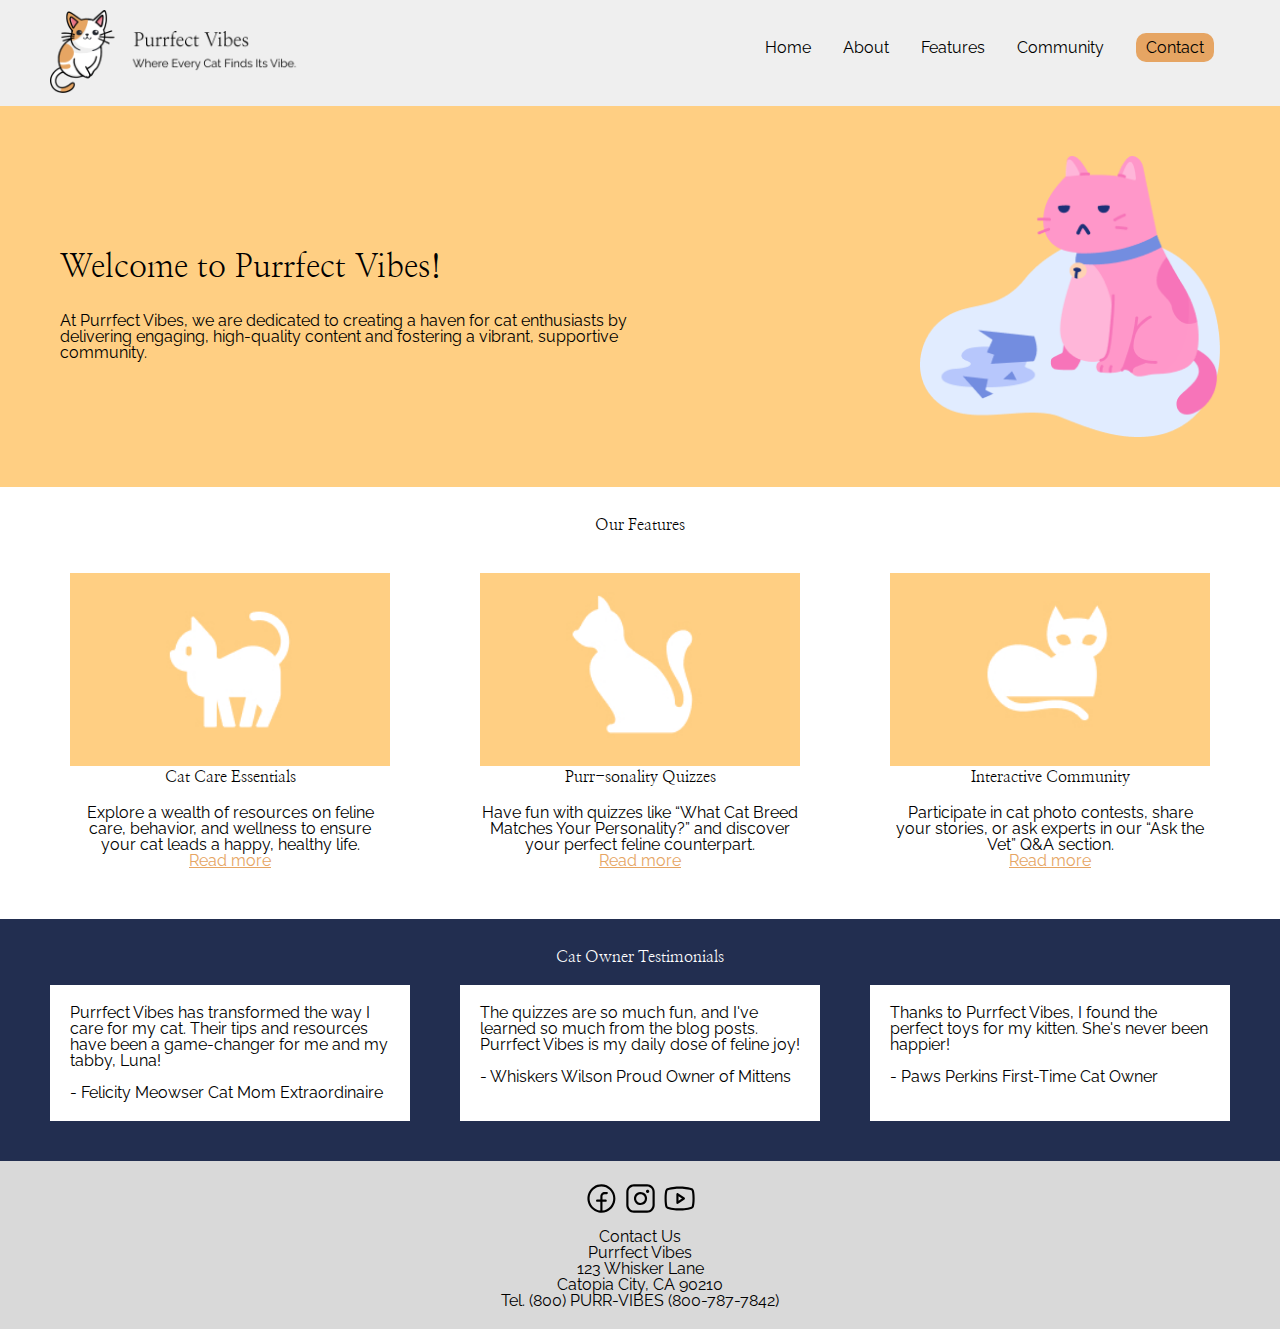
<file: beginning/index.html>
<!DOCTYPE html>
<html lang="en">
<head>
    <meta charset="utf-8">
    <meta name="viewport" content="width=device-width, initial-scale=1.0">
    <link rel="apple-touch-icon" sizes="180x180" href="images/favicons/apple-touch-icon.png">
    <link rel="icon" type="image/png" sizes="32x32" href="images/favicons/favicon-32x32.png">
    <link rel="icon" type="image/png" sizes="16x16" href="images/favicons/favicon-16x16.png">
    <link rel="manifest" href="images/favicons/site.webmanifest">
    <title>Welcome to Purrfect Vibes!</title>
    <link rel="stylesheet" href="css/reset.css">
    <link rel="stylesheet" href="css/styles.css">
    <link rel="preconnect" href="https://fonts.googleapis.com">
    <link rel="preconnect" href="https://fonts.gstatic.com" crossorigin>
    <link href="https://fonts.googleapis.com/css2?family=Raleway:ital,wght@0,100..900;1,100..900&display=swap" rel="stylesheet">
    <link href="https://fonts.googleapis.com/css2?family=Nanum+Myeongjo&family=Raleway:ital,wght@0,100..900;1,100..900&display=swap" rel="stylesheet">
</head>
<body>
    <header>
        <div class="container">
            <a href="index.html"><img src="images/logo.png" alt="logo"></a>
            <input type="checkbox" class="navToggler" id="navToggler">
            <nav>
                <ul>
                    <li><a href="index.html">Home</a></li>
                    <li><a href="about.html">About</a></li>
                    <li><a href="features.html">Features</a>
                        <ul class="sub-menu">
                            <li><a href="features.html#cat-care">Cat Care</a></li>
                            <li><a href="features.html#quizzes">Quizzes</a></li>
                            <li><a href="features.html#community">Community</a></li>
                        </ul>
                    </li>
                    <li><a href="community.html">Community</a></li>
                    <li><a href="contact.html" class="button">Contact</a></li>
                </ul>
            </nav>
            <label for="navToggler" class="navTogglerMenu" name="navToggler">
                <img src="images/menu.svg" class="menuOpen" alt="menu">
                <img src="images/x.svg" class="menuClose" alt="close">
            </label>
        </div>
    </header>
    <section class="hero">
        <div class="container">
            <div class="hero-text">
                <h1>Welcome to Purrfect Vibes!</h1>
                <p>At Purrfect Vibes, we are dedicated to creating a haven for cat enthusiasts by delivering engaging, high-quality content and fostering a vibrant, supportive community.</p>
            </div>
            <img src="images/hero-cat.png" alt="">
        </div>
    </section>
    <section class="features container">
        <h2>Our Features</h2>
        <div class="feature-container">
            <div class="feature-block">
                <img src="images/cat-care.jpg" alt="cat care">
                <h3>Cat Care Essentials</h3>
                <p>Explore a wealth of resources on feline care, behavior, and wellness to ensure your cat leads a happy, healthy life.</p>
                <a href="#">Read more</a>
            </div>
            <div class="feature-block">
                <img src="images/cat-quizzes.jpg" alt="cat quizzes">
                <h3>Purr-sonality Quizzes</h3>
                <p>Have fun with quizzes like “What Cat Breed Matches Your Personality?” and discover your perfect feline counterpart.</p>
                <a href="#">Read more</a>
            </div>
            <div class="feature-block">
                <img src="images/cat-community.jpg" alt="cat community">
                <h3>Interactive Community</h3>
                <p>Participate in cat photo contests, share your stories, or ask experts in our “Ask the Vet” Q&A section.</p>
                <a href="#">Read more</a>
            </div>
        </div>
    </section>
    <section class="testimonials">
        <div class="container">
            <h2>Cat Owner Testimonials</h2>
            <div class="testimonial-container">
                <div class="testimonial-block">
                    Purrfect Vibes has transformed the way I care for my cat. Their tips and resources have been a game-changer for me and my tabby, Luna!<br><br>
                    <strong>- Felicity Meowser</strong>
                    Cat Mom Extraordinaire
                </div>
                <div class="testimonial-block">
                    The quizzes are so much fun, and I've learned so much from the blog posts. Purrfect Vibes is my daily dose of feline joy!<br><br>
                    <strong>- Whiskers Wilson</strong>
                    Proud Owner of Mittens
                </div>
                <div class="testimonial-block">
                    Thanks to Purrfect Vibes, I found the perfect toys for my kitten. She's never been happier!<br><br>
                    <strong>- Paws Perkins</strong>
                    First-Time Cat Owner
                </div>
            </div>
        </div>
    </section>
    <footer>
        <div>
            <a href="#"><img src="images/facebook.svg" alt="Facebook"></a>
            <a href="#"><img src="images/instagram.svg" alt="Instagram"></a>
            <a href="#"><img src="images/youtube.svg" alt="Youtube"></a>
        </div>
        <p>
            Contact Us<br>
            Purrfect Vibes<br>
            123 Whisker Lane<br>
            Catopia City, CA 90210<br>
            Tel. (800) PURR-VIBES (800-787-7842)<br>
        </p>
    </footer>
</body>
</html>
</file>
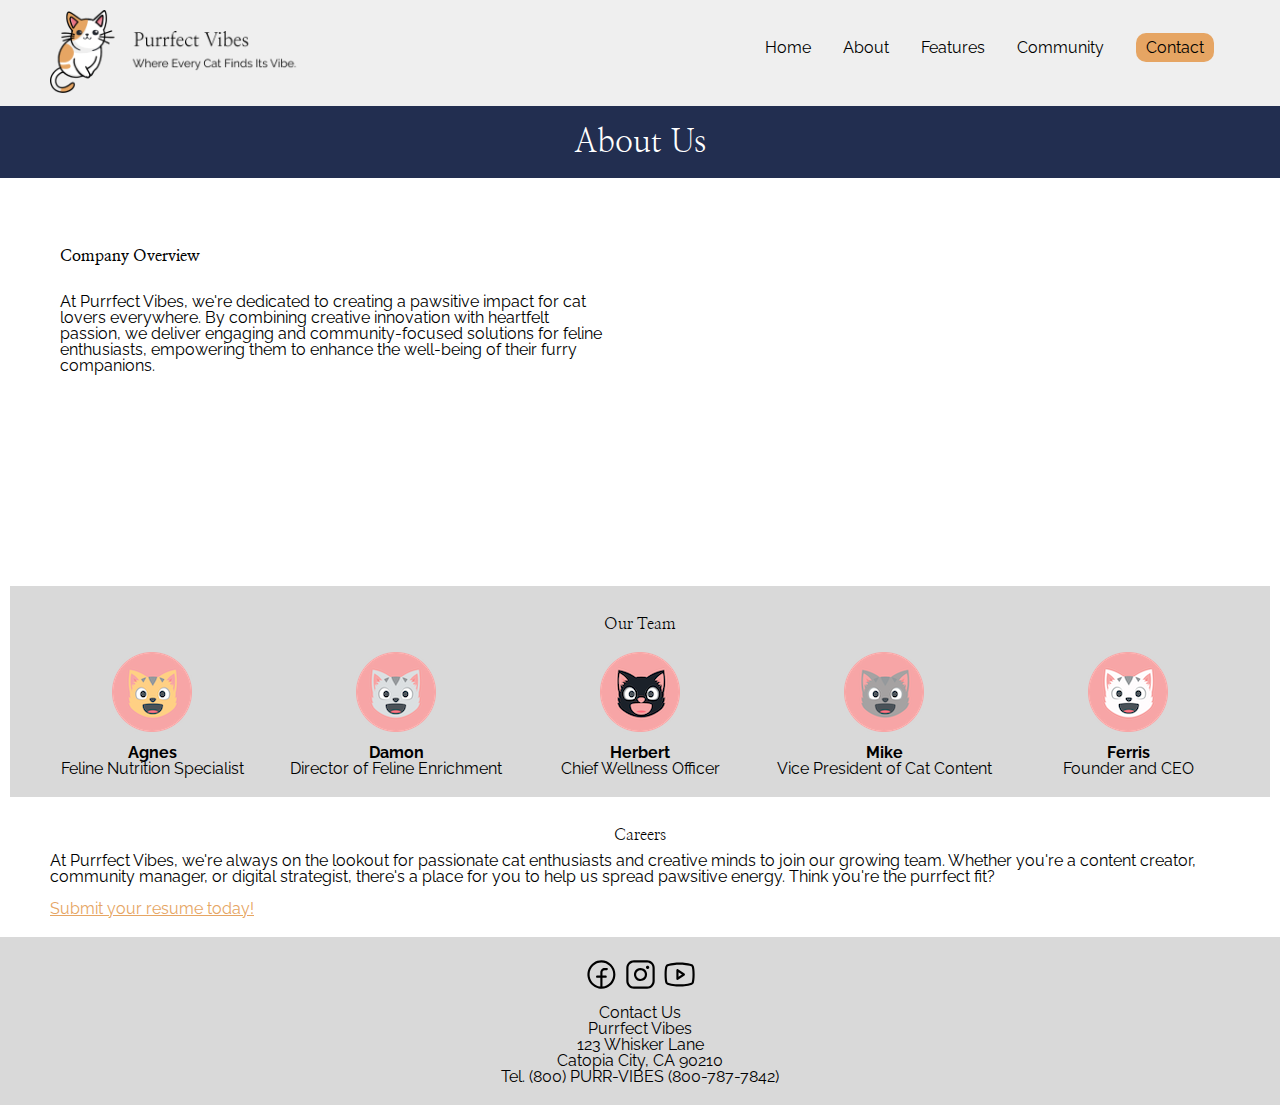
<file: beginning/about.html>
<!DOCTYPE html>
<html lang="en">
<head>
    <meta charset="utf-8">
    <meta name="viewport" content="width=device-width, initial-scale=1.0">
    <link rel="apple-touch-icon" sizes="180x180" href="images/favicons/apple-touch-icon.png">
    <link rel="icon" type="image/png" sizes="32x32" href="images/favicons/favicon-32x32.png">
    <link rel="icon" type="image/png" sizes="16x16" href="images/favicons/favicon-16x16.png">
    <link rel="manifest" href="images/favicons/site.webmanifest">
    <title>About Purrfect Vibes</title>
    <link rel="stylesheet" href="css/reset.css">
    <link rel="stylesheet" href="css/styles.css">
    <link rel="preconnect" href="https://fonts.googleapis.com">
    <link rel="preconnect" href="https://fonts.gstatic.com" crossorigin>
    <link href="https://fonts.googleapis.com/css2?family=Raleway:ital,wght@0,100..900;1,100..900&display=swap" rel="stylesheet">
    <link href="https://fonts.googleapis.com/css2?family=Nanum+Myeongjo&family=Raleway:ital,wght@0,100..900;1,100..900&display=swap" rel="stylesheet">
    <link rel="stylesheet" href="https://cdnjs.cloudflare.com/ajax/libs/font-awesome/6.5.1/css/all.min.css">
</head>
<body>
    <header>
        <div class="container">
            <a href="index.html"><img src="images/logo.png" alt="logo"></a>
            <input type="checkbox" class="navToggler" id="navToggler">
            <nav>
                <ul>
                    <li><a href="index.html">Home</a></li>
                    <li><a href="about.html">About</a></li>
                    <li><a href="features.html">Features</a>
                        <ul class="sub-menu">
                            <li><a href="features.html#cat-care">Cat Care</a></li>
                            <li><a href="features.html#quizzes">Quizzes</a></li>
                            <li><a href="features.html#community">Community</a></li>
                        </ul>
                    </li>
                    <li><a href="community.html">Community</a></li>
                    <li><a href="contact.html" class="button">Contact</a></li>
                </ul>
            </nav>
            <label for="navToggler" class="navTogglerMenu" name="navToggler">
                <img src="images/menu.svg" class="menuOpen" alt="menu">
                <img src="images/x.svg" class="menuClose" alt="close">
            </label>
        </div>
        <div>
            <h1>About Us</h1>
        </div>
    </header>
    <section class="container about">
        <div class="about-overview">
            <div class="about-text">
                <h2>Company Overview</h2>
                <p>At Purrfect Vibes, we're dedicated to creating a pawsitive impact for cat lovers everywhere. By combining creative innovation with heartfelt passion, we deliver engaging and community-focused solutions for feline enthusiasts, empowering them to enhance the well-being of their furry companions.</p>
            </div>
            <div class="about-video">
                <div class="video-wrapper">
                    <iframe width="560" height="315" src="https://www.youtube.com/embed/sI8NsYIyQ2A?si=o_SFaknaWNWm3jPM" title="YouTube video player" frameborder="0" allow="accelerometer; autoplay; clipboard-write; encrypted-media; gyroscope; picture-in-picture; web-share" referrerpolicy="strict-origin-when-cross-origin" allowfullscreen></iframe>
                </div>
            </div>
        </div>
        <section class="team container">
            <h2>Our Team</h2>
            <div class="team-container">
                <div class="team-block">
                    <a href="#agnes-modal">
                    <img src="images/head-agnes.png" alt="Agnes">
                    <p><strong>Agnes</strong><br>
                        <em>Feline Nutrition Specialist</em></p>
                    </a>
                </div>
                <div class="team-block">
                    <a href="#damon-modal">
                        <img src="images/head-damon.png" alt="Damon">
                        <p><strong>Damon</strong><br>
                            <em>Director of Feline Enrichment</em></p>
                    </a>
                </div>
                <div class="team-block">
                    <a href="#herbert-modal">
                        <img src="images/head-herbert.png" alt="Herbert">
                        <p><strong>Herbert</strong><br>
                            <em>Chief Wellness Officer</em></p>
                    </a>
                </div>
                <div class="team-block">
                    <a href="#mike-modal">
                        <img src="images/head-mike.png" alt="Mike">
                        <p><strong>Mike</strong><br>
                            <em>Vice President of Cat Content</em></p>
                    </a>
                </div>
                <div class="team-block">
                    <a href="#ferris-modal">
                        <img src="images/head-ferris.png" alt="Ferris">
                        <p><strong>Ferris</strong><br>
                            <em>Founder and CEO</em></p>
                    </a>
                </div>
            </div>
            <div>
                <div id="agnes-modal" class="modal">
                    <div class="modal-content">
                        <h3>Agnes</h3>
                        <p> 
                            Agnes brings a wealth of expertise in feline dietary health, helping cat owners make informed decisions about their pets' nutrition. From crafting guides on balanced diets to highlighting the best treats, she ensures every feline fan has the tools to keep their cats healthy and happy.
                        </p>
                        <a href="#" class="close-btn"><i class="fa-solid fa-xmark"></i></a>
                    </div>
                </div>
                <div id="damon-modal" class="modal">
                    <div class="modal-content">
                        <h3>Damon</h3>
                        <p>
                            Damon leads the way in creating engaging and enriching content for both cats and their humans. He spearheads interactive features like quizzes, product reviews, and playtime tips, ensuring our audience can build meaningful connections with their furry friends.
                        </p>
                        <a href="#" class="close-btn"><i class="fa-solid fa-xmark"></i></a>
                    </div>
                </div>
                <div id="herbert-modal" class="modal">
                    <div class="modal-content">
                        <h3>Herbert</h3>
                        <p> 
                            Herbert oversees all things related to feline health and well-being. From behavior guides to wellness tips, his focus is on empowering cat parents with resources to provide the best care for their companions.
                        </p>
                        <a href="#" class="close-btn"><i class="fa-solid fa-xmark"></i></a>
                    </div>
                </div>
                <div id="mike-modal" class="modal">
                    <div class="modal-content">
                        <h3>Mike</h3>
                        <p>
                            Mike is the driving force behind Purrfect Vibes' engaging blog posts, memes, and educational articles. His creative direction ensures our platform strikes the perfect balance of entertainment and information, keeping our audience coming back for more.
                        </p>
                        <a href="#" class="close-btn"><i class="fa-solid fa-xmark"></i></a>
                    </div>
                </div>
                <div id="ferris-modal" class="modal">
                    <div class="modal-content">
                        <h3>Ferris</h3>
                        <p>
                            Ferris founded Purrfect Vibes with a vision to bring together a community of cat lovers. As a lifelong feline enthusiast, Ferris is dedicated to providing a platform that educates, entertains, and inspires. Under Ferris's leadership, Purrfect Vibes continues to grow as the ultimate destination for all things cat-related.
                        </p>
                        <a href="#" class="close-btn"><i class="fa-solid fa-xmark"></i></a>
                    </div>
                </div>
            </div>

            </div>
        </section>
    </section>

    <section class="careers container">
        <h2>Careers</h2>
        <p>At Purrfect Vibes, we're always on the lookout for passionate cat enthusiasts and creative minds to join our growing team. Whether you're a content creator, community manager, or digital strategist, there's a place for you to help us spread pawsitive energy. Think you're the purrfect fit?
        <br>
        <br>
            <a href="mailto:hr@purrfectvibes.com?subject=MY RESUME&cc=herbert@purrfectvibes.com">Submit your resume today!</a></p>
    </section>

    <footer>
        <div>
            <a href="#"><img src="images/facebook.svg" alt="Facebook"></a>
            <a href="#"><img src="images/instagram.svg" alt="Instagram"></a>
            <a href="#"><img src="images/youtube.svg" alt="Youtube"></a>
        </div>
        <p>
            Contact Us<br>
            Purrfect Vibes<br>
            123 Whisker Lane<br>
            Catopia City, CA 90210<br>
            Tel. (800) PURR-VIBES (800-787-7842)<br>
        </p>
    </footer>
</body>
</html>
</file>
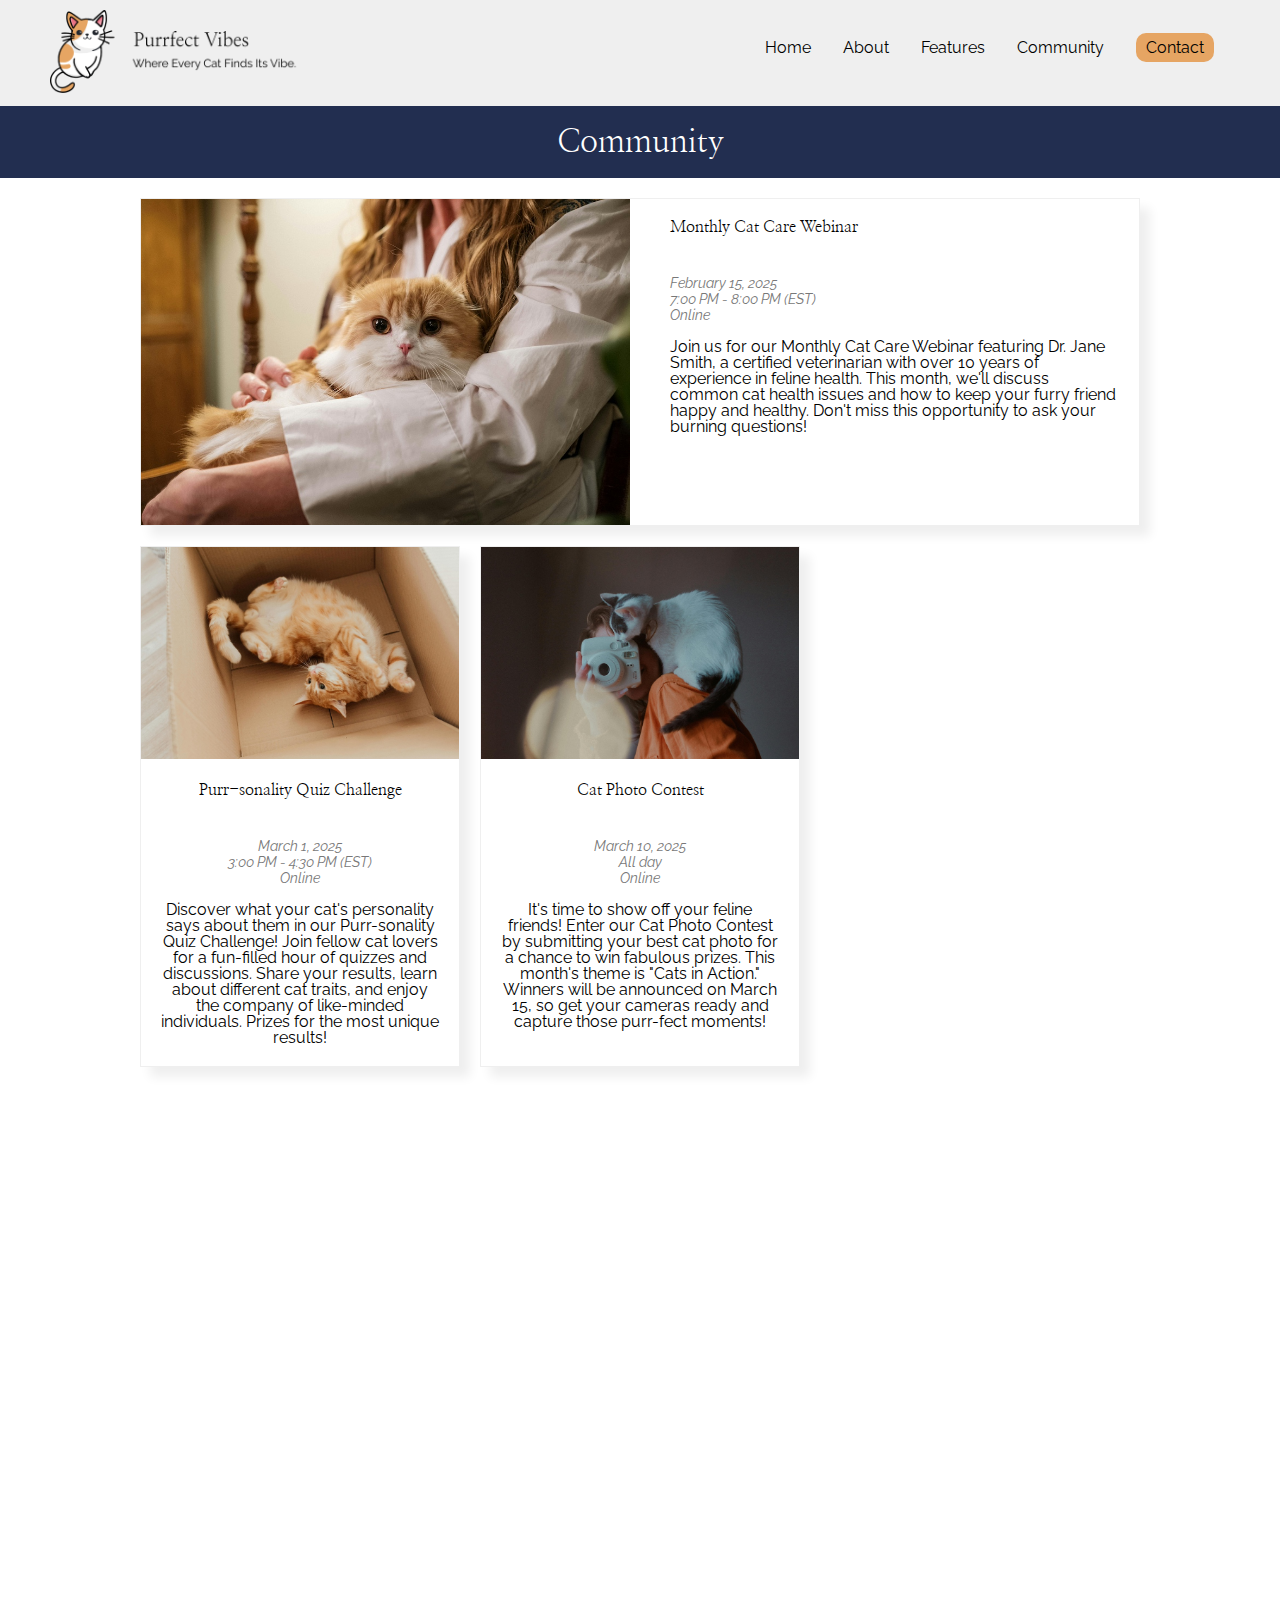
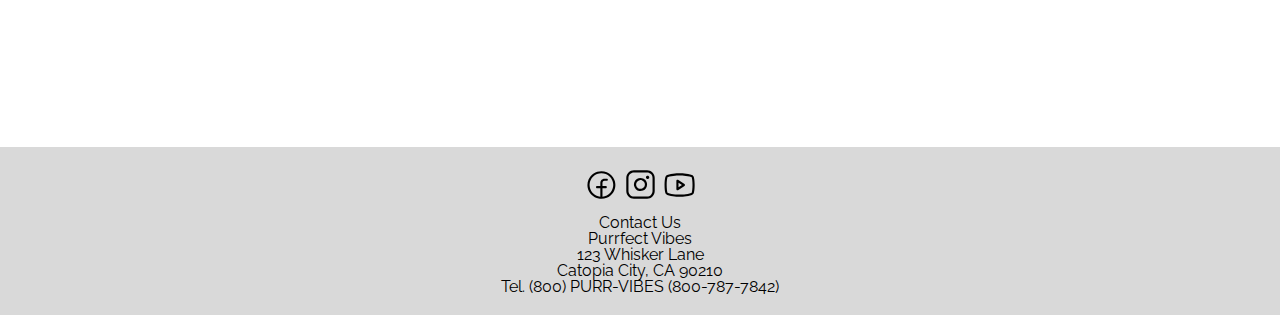
<file: beginning/community.html>
<!DOCTYPE html>
<html lang="en">
<head>
    <meta charset="utf-8">
    <meta name="viewport" content="width=device-width, initial-scale=1.0">
    <link rel="apple-touch-icon" sizes="180x180" href="images/favicons/apple-touch-icon.png">
    <link rel="icon" type="image/png" sizes="32x32" href="images/favicons/favicon-32x32.png">
    <link rel="icon" type="image/png" sizes="16x16" href="images/favicons/favicon-16x16.png">
    <link rel="manifest" href="images/favicons/site.webmanifest">
    <title>Purrfect Vibes Community Events</title>
    <link rel="stylesheet" href="css/reset.css">
    <link rel="stylesheet" href="css/styles.css">
    <link rel="preconnect" href="https://fonts.googleapis.com">
    <link rel="preconnect" href="https://fonts.gstatic.com" crossorigin>
    <link href="https://fonts.googleapis.com/css2?family=Raleway:ital,wght@0,100..900;1,100..900&display=swap" rel="stylesheet">
    <link href="https://fonts.googleapis.com/css2?family=Nanum+Myeongjo&family=Raleway:ital,wght@0,100..900;1,100..900&display=swap" rel="stylesheet">
</head>
<body>
    <header>
        <div class="container">
            <a href="index.html"><img src="images/logo.png" alt="logo"></a>
            <input type="checkbox" class="navToggler" id="navToggler">
            <nav>
                <ul>
                    <li><a href="index.html">Home</a></li>
                    <li><a href="about.html">About</a></li>
                    <li><a href="features.html">Features</a>
                        <ul class="sub-menu">
                            <li><a href="features.html#cat-care">Cat Care</a></li>
                            <li><a href="features.html#quizzes">Quizzes</a></li>
                            <li><a href="features.html#community">Community</a></li>
                        </ul>
                    </li>
                    <li><a href="community.html">Community</a></li>
                    <li><a href="contact.html" class="button">Contact</a></li>
                </ul>
            </nav>
            <label for="navToggler" class="navTogglerMenu" name="navToggler">
                <img src="images/menu.svg" class="menuOpen" alt="menu">
                <img src="images/x.svg" class="menuClose" alt="close">
            </label>
        </div>
        <div>
            <h1>Community</h1>
        </div>
    </header>
    <div class="container">
    </div>
<section class="community container">
    <div class="event-block featured">
        <img src="images/event-cat-care.jpg" alt="cat care">
        <h3>Monthly Cat Care Webinar</h3>
        <p><span>February 15, 2025</span><br>
            <span>7:00 PM - 8:00 PM (EST)<br>
            Online</span><br><br>
            Join us for our Monthly Cat Care Webinar featuring Dr. Jane Smith, a certified veterinarian with over 10 years of experience in feline health. This month, we'll discuss common cat health issues and how to keep your furry friend happy and healthy. Don't miss this opportunity to ask your burning questions!</p>
    </div>
    <div class="event-block">
        <img src="images/event-cat-quiz.jpg" alt="cat quizzes">
        <h3>Purr-sonality Quiz Challenge</h3>
        <p><span>March 1, 2025</span><br>
            <span>3:00 PM - 4:30 PM (EST)<br>
            Online</span><br><br>
            Discover what your cat's personality says about them in our Purr-sonality Quiz Challenge! Join fellow cat lovers for a fun-filled hour of quizzes and discussions. Share your results, learn about different cat traits, and enjoy the company of like-minded individuals. Prizes for the most unique results!</p>
    </div>
    <div class="event-block">
        <img src="images/event-cat-photo.jpg" alt="cat community">
        <h3>Cat Photo Contest</h3>
        <p><span>March 10, 2025</span><br>
            <span>All day<br>
            Online</span><br><br>
            It's time to show off your feline friends! Enter our Cat Photo Contest by submitting your best cat photo for a chance to win fabulous prizes. This month's theme is "Cats in Action." Winners will be announced on March 15, so get your cameras ready and capture those purr-fect moments!</p>
    </div>
</section>
<section class="calendar container">
    <div class="calendar-block">
        <iframe src="https://calendar.google.com/calendar/embed?src=1a56773061dbff187e34b02e4ad52b19a52dd9ac9e2d96ef49cbe79ec0183ceb%40group.calendar.google.com&ctz=America%2FLos_Angeles" style="border: 0" width="800" height="600" frameborder="0" scrolling="no"></iframe>
    </div>
</section>
<footer>
    <div>
        <a href="#"><img src="images/facebook.svg" alt="Facebook"></a>
        <a href="#"><img src="images/instagram.svg" alt="Instagram"></a>
        <a href="#"><img src="images/youtube.svg" alt="Youtube"></a>
    </div>
    <p>
        Contact Us<br>
        Purrfect Vibes<br>
        123 Whisker Lane<br>
        Catopia City, CA 90210<br>
        Tel. (800) PURR-VIBES (800-787-7842)<br>
    </p>
</footer>
</body>
</html>
</file>
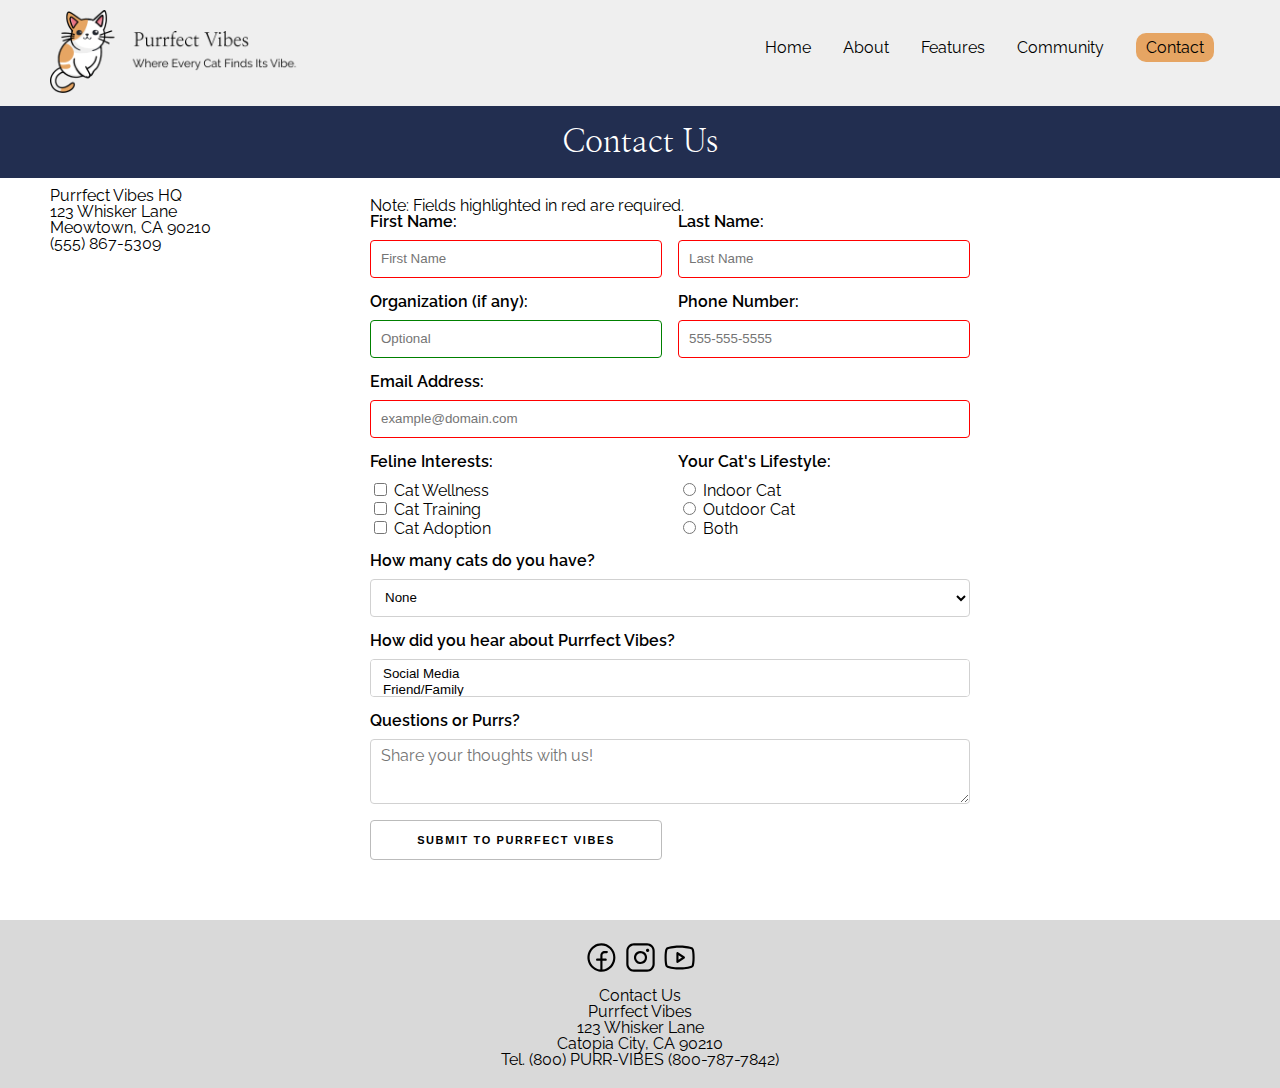
<file: beginning/contact.html>
<!DOCTYPE html>
<html lang="en">
<head>
    <meta charset="utf-8">
    <meta name="viewport" content="width=device-width, initial-scale=1.0">
    <link rel="apple-touch-icon" sizes="180x180" href="images/favicons/apple-touch-icon.png">
    <link rel="icon" type="image/png" sizes="32x32" href="images/favicons/favicon-32x32.png">
    <link rel="icon" type="image/png" sizes="16x16" href="images/favicons/favicon-16x16.png">
    <link rel="manifest" href="images/favicons/site.webmanifest">
    <title>Contact Purrfect Vibes</title>
    <link rel="stylesheet" href="css/reset.css">
    <link rel="stylesheet" href="css/styles.css">
    <link rel="preconnect" href="https://fonts.googleapis.com">
    <link rel="preconnect" href="https://fonts.gstatic.com" crossorigin>
    <link href="https://fonts.googleapis.com/css2?family=Raleway:ital,wght@0,100..900;1,100..900&display=swap" rel="stylesheet">
    <link href="https://fonts.googleapis.com/css2?family=Nanum+Myeongjo&family=Raleway:ital,wght@0,100..900;1,100..900&display=swap" rel="stylesheet">
</head>
<body>
    <header>
        <div class="container">
            <a href="index.html"><img src="images/logo.png" alt="logo"></a>
            <input type="checkbox" class="navToggler" id="navToggler">
            <nav>
                <ul>
                    <li><a href="index.html">Home</a></li>
                    <li><a href="about.html">About</a></li>
                    <li><a href="features.html">Features</a>
                        <ul class="sub-menu">
                            <li><a href="features.html#cat-care">Cat Care</a></li>
                            <li><a href="features.html#quizzes">Quizzes</a></li>
                            <li><a href="features.html#community">Community</a></li>
                        </ul>
                    </li>
                    <li><a href="community.html">Community</a></li>
                    <li><a href="contact.html" class="button">Contact</a></li>
                </ul>
            </nav>
            <label for="navToggler" class="navTogglerMenu" name="navToggler">
                <img src="images/menu.svg" class="menuOpen" alt="menu">
                <img src="images/x.svg" class="menuClose" alt="close">
            </label>
        </div>
        <div>
            <h1>Contact Us</h2>
        </div>
    </header>
    <section class="container">
        <div class="contact-container">
            <div>
                <address>
                    Purrfect Vibes HQ<br>
                    123 Whisker Lane<br>
                    Meowtown, CA 90210<br>
                    (555) 867-5309
                </address>
                <br>
                <iframe src="https://www.google.com/maps/embed?pb=!1m18!1m12!1m3!1d214578.43636146007!2d-117.27256434716972!3d32.82437993308753!2m3!1f0!2f0!3f0!3m2!1i1024!2i768!4f13.1!3m3!1m2!1s0x80d9530fad921e4b%3A0xd3a21fdfd15df79!2sSan%20Diego%2C%20CA!5e0!3m2!1sen!2sus!4v1745535320476!5m2!1sen!2sus" width="100%" height="450" style="border:0;" allowfullscreen="" loading="lazy" referrerpolicy="no-referrer-when-downgrade"></iframe>
            </div>
            <div class="form-container">
                <p><em>Note: Fields highlighted in red are required.</em></p>
                <form action="" method="post">
                    <div class="form-group">
                        <label>First Name:</label>
                        <input type="text" name="fname" maxlength="30" required placeholder="First Name">
                    </div>
                    <div class="form-group">
                        <label>Last Name:</label>
                        <input type="text" name="lname" maxlength="30" required placeholder="Last Name">
                    </div>
                    <div class="form-group">
                        <label>Organization (if any):</label>
                        <input type="text" name="organization" maxlength="30" placeholder="Optional">
                    </div>
                    <div class="form-group">
                        <label>Phone Number:</label>
                        <input type="tel" name="phonenumber" maxlength="20" pattern="\d{3}[-]\d{3}[-]\d{4}" required title="Ex: 555-555-5555" placeholder="555-555-5555">
                    </div>
                    <div class="form-group full-width">
                        <label>Email Address:</label>
                        <input type="email" name="email" maxlength="30" autocomplete="email" required placeholder="example@domain.com">
                    </div>
                    <div class="form-group">
                        <label>Feline Interests:</label>
                        <div class="inline-checkbox">
                            <input type="checkbox" name="interest" id="wellness" value="Cat Wellness">
                            <label for="wellness">Cat Wellness</label>
                        </div>
                        <div class="inline-checkbox">
                            <input type="checkbox" name="interest" id="training" value="Cat Training"> 
                            <label for="training">Cat Training</label>
                        </div>
                        <div class="inline-checkbox">
                            <input type="checkbox" name="interest" id="adoption" value="Cat Adoption">
                            <label for="adoption">Cat Adoption</label>
                        </div>
                    </div>
                    <div class="form-group">
                        <label>Your Cat's Lifestyle:</label>
                        <div class="inline-checkbox">
                            <input type="radio" name="lifestyle" id="indoor" value="Indoor">
                            <label for="indoor">Indoor Cat</label>
                        </div>
                        <div class="inline-checkbox">
                            <input type="radio" name="lifestyle" id="outdoor" value="Outdoor">
                            <label for="outdoor">Outdoor Cat</label>
                        </div>
                        <div class="inline-checkbox">
                            <input type="radio" name="lifestyle" id="both" value="Both">
                            <label for="both">Both</label>
                        </div>
                    </div>
                    <div class="form-group full-width">
                        <label>How many cats do you have?</label>
                        <select name="catcount">
                            <option value="0">None</option>
                            <option value="1">1</option>
                            <option value="2-3">2-3</option>
                            <option value="4+">4 or more</option>
                        </select>
                    </div>
                    <div class="form-group full-width">
                        <label>How did you hear about Purrfect Vibes?</label>
                        <select name="hearaboutus" multiple size="5">
                            <option value="Social Media">Social Media</option>
                            <option value="Friend/Family">Friend/Family</option>
                            <option value="Pet Store">Pet Store</option>
                            <option value="Internet Search">Internet Search</option>
                            <option value="Other">Other</option>
                        </select>
                    </div>
                    <div class="form-group full-width">
                        <label>Questions or Purrs?</label> 
                        <textarea name="comments" maxlength="500" placeholder="Share your thoughts with us!"></textarea>
                    </div>
                    <input type="submit" value="Submit to Purrfect Vibes">
                </form>
            </div>
        </div>
    </section>
    <footer>
        <div>
            <a href="#"><img src="images/facebook.svg" alt="Facebook"></a>
            <a href="#"><img src="images/instagram.svg" alt="Instagram"></a>
            <a href="#"><img src="images/youtube.svg" alt="Youtube"></a>
        </div>
        <p>
            Contact Us<br>
            Purrfect Vibes<br>
            123 Whisker Lane<br>
            Catopia City, CA 90210<br>
            Tel. (800) PURR-VIBES (800-787-7842)<br>
        </p>
    </footer>
</body>
</html>
</file>
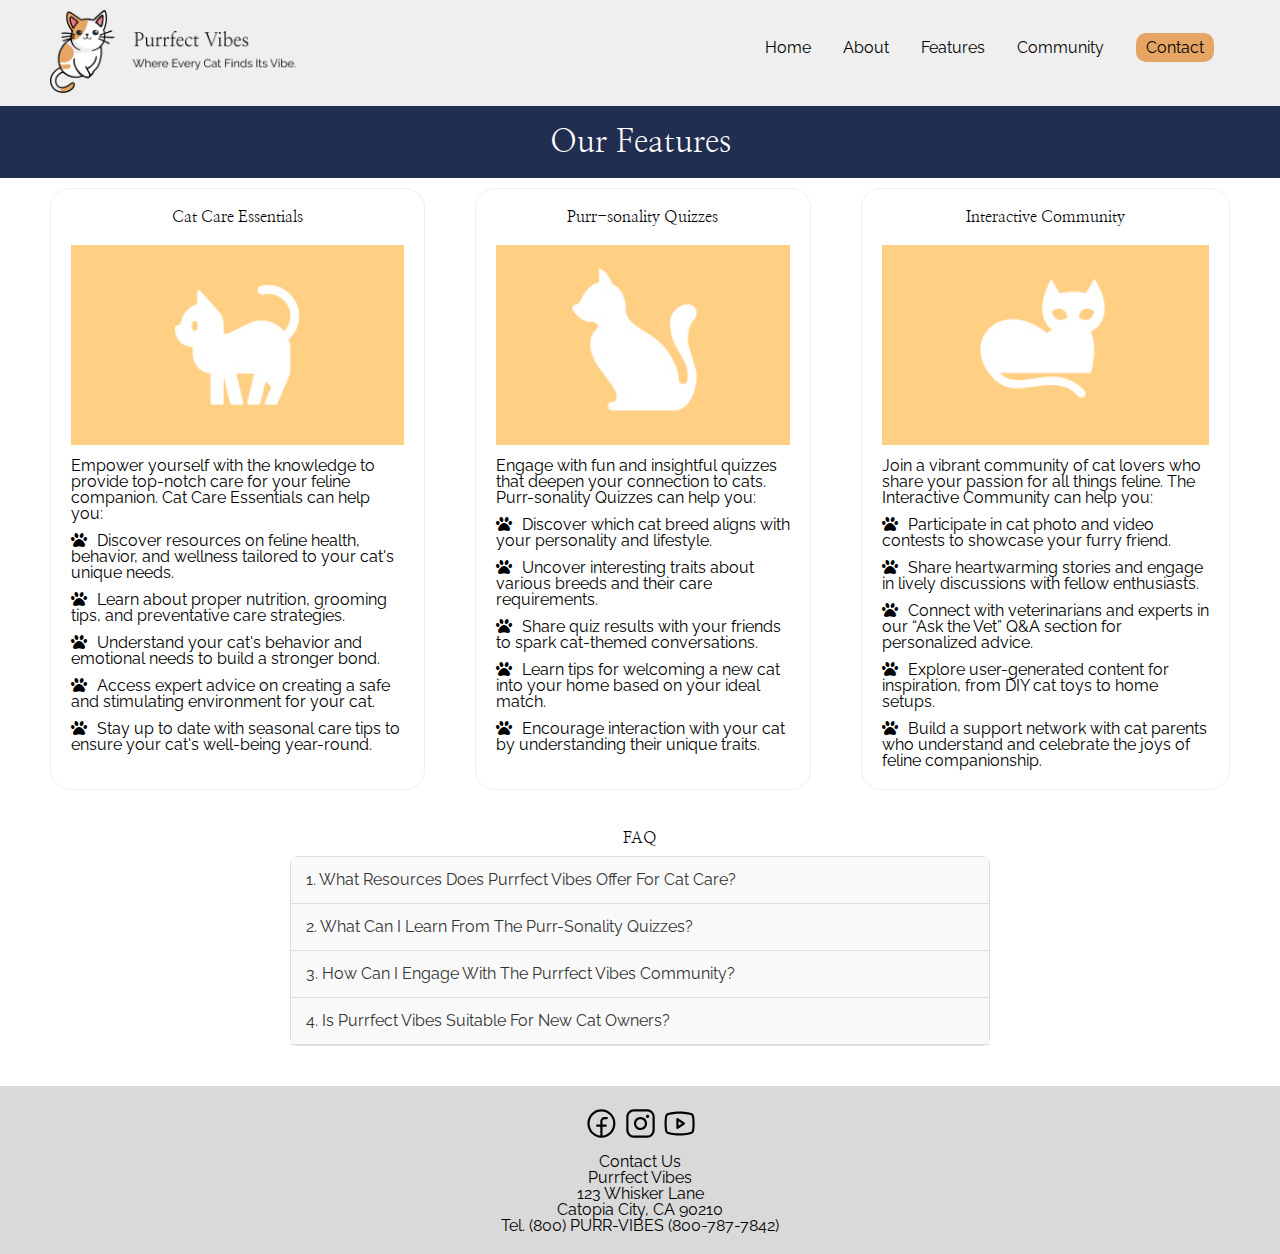
<file: beginning/features.html>
<!DOCTYPE html>
<html lang="en">
<head>
    <meta charset="utf-8">
    <meta name="viewport" content="width=device-width, initial-scale=1.0">
    <link rel="apple-touch-icon" sizes="180x180" href="images/favicons/apple-touch-icon.png">
    <link rel="icon" type="image/png" sizes="32x32" href="images/favicons/favicon-32x32.png">
    <link rel="icon" type="image/png" sizes="16x16" href="images/favicons/favicon-16x16.png">
    <link rel="manifest" href="images/favicons/site.webmanifest">
    <title>Purrfect Vibes Features</title>
    <link rel="stylesheet" href="css/reset.css">
    <link rel="stylesheet" href="css/styles.css">
    <link rel="preconnect" href="https://fonts.googleapis.com">
    <link rel="preconnect" href="https://fonts.gstatic.com" crossorigin>
    <link href="https://fonts.googleapis.com/css2?family=Raleway:ital,wght@0,100..900;1,100..900&display=swap" rel="stylesheet">
    <link href="https://fonts.googleapis.com/css2?family=Nanum+Myeongjo&family=Raleway:ital,wght@0,100..900;1,100..900&display=swap" rel="stylesheet">
    <link href="https://cdnjs.cloudflare.com/ajax/libs/font-awesome/6.0.0-beta3/css/all.min.css" rel="stylesheet">
</head>
<body>
    <header>
        <div class="container">
            <a href="index.html"><img src="images/logo.png" alt="logo"></a>
            <input type="checkbox" class="navToggler" id="navToggler">
            <nav>
                <ul>
                    <li><a href="index.html">Home</a></li>
                    <li><a href="about.html">About</a></li>
                    <li><a href="features.html">Features</a>
                        <ul class="sub-menu">
                            <li><a href="features.html#cat-care">Cat Care</a></li>
                            <li><a href="features.html#quizzes">Quizzes</a></li>
                            <li><a href="features.html#community">Community</a></li>
                        </ul>
                    </li>
                    <li><a href="community.html">Community</a></li>
                    <li><a href="contact.html" class="button">Contact</a></li>
                </ul>
            </nav>
            <label for="navToggler" class="navTogglerMenu" name="navToggler">
                <img src="images/menu.svg" class="menuOpen" alt="menu">
                <img src="images/x.svg" class="menuClose" alt="close">
            </label>
        </div>
        <div>
            <h1>Our Features</h1>
        </div>
    </header>
    <section class="container">
        <div class="feature-container">
            <div class="feature-page-block">
                <h3>Cat Care Essentials</h3>
                <p><img src="images/cat-care.jpg" alt="cat care"/></p>
                <p>Empower yourself with the knowledge to provide top-notch care for your feline companion. Cat Care Essentials can help you:</p>
                <ul>
                    <li>Discover resources on feline health, behavior, and wellness tailored to your cat's unique needs.</li>
                    <li>Learn about proper nutrition, grooming tips, and preventative care strategies.</li>
                    <li>Understand your cat's behavior and emotional needs to build a stronger bond.</li>
                    <li>Access expert advice on creating a safe and stimulating environment for your cat.</li>
                    <li>Stay up to date with seasonal care tips to ensure your cat's well-being year-round.</li>
                </ul>
            </div>
            <div class="feature-page-block">
                <h3>Purr-sonality Quizzes</h3>
                <p><img src="images/cat-quizzes.jpg" alt="cat quizzes"/></p>
                <p>Engage with fun and insightful quizzes that deepen your connection to cats. Purr-sonality Quizzes can help you:</p>
                <ul>
                    <li>Discover which cat breed aligns with your personality and lifestyle.</li>
                    <li>Uncover interesting traits about various breeds and their care requirements.</li>
                    <li>Share quiz results with your friends to spark cat-themed conversations.</li>
                    <li>Learn tips for welcoming a new cat into your home based on your ideal match.</li>
                    <li>Encourage interaction with your cat by understanding their unique traits.</li>
                </ul>
            </div>
            <div class="feature-page-block">
                <h3>Interactive Community</h3>
                <p><img src="images/cat-community.jpg" alt="cat community"/></p>
                <p>Join a vibrant community of cat lovers who share your passion for all things feline. The Interactive Community can help you:</p>
                <ul>
                    <li>Participate in cat photo and video contests to showcase your furry friend.</li>
                    <li>Share heartwarming stories and engage in lively discussions with fellow enthusiasts.</li>
                    <li>Connect with veterinarians and experts in our “Ask the Vet” Q&A section for personalized advice.</li>
                    <li>Explore user-generated content for inspiration, from DIY cat toys to home setups.</li>
                    <li>Build a support network with cat parents who understand and celebrate the joys of feline companionship.</li>
                </ul>
            </div>
        </div>
    </section>
    <section class="container">
        <h3>FAQ</h3>
        <div class="accordion">
            <div class="accordion-item">
                <input type="checkbox" id="question1" class="accordion-checkbox">
                <label for="question1" class="accordion-header">1. What resources does Purrfect Vibes offer for cat care?</label>
                <div class="accordion-content">
                    <p>We provide expert advice on feline health, behavior, and wellness, including tips on proper nutrition, grooming, and creating a safe, stimulating environment.</p>
                </div>
            </div>
            <div class="accordion-item">
                <input type="checkbox" id="question2" class="accordion-checkbox">
                <label for="question2" class="accordion-header">2. What can I learn from the Purr-sonality Quizzes?</label>
                <div class="accordion-content">
                    <p>Our quizzes help you discover which cat breed matches your personality, uncover fun traits about various breeds, and provide tips for welcoming a new cat into your home.</p>
                </div>
            </div>
            <div class="accordion-item">
                <input type="checkbox" id="question3" class="accordion-checkbox">
                <label for="question3" class="accordion-header">3. How can I engage with the Purrfect Vibes community?</label>
                <div class="accordion-content">
                    <p>You can join cat photo and video contests, share stories, participate in discussions, and connect with experts in our “Ask the Vet” Q&A section.</p>
                </div>
            </div>
            <div class="accordion-item">
                <input type="checkbox" id="question4" class="accordion-checkbox">
                <label for="question4" class="accordion-header">4. Is Purrfect Vibes suitable for new cat owners?</label>
                <div class="accordion-content">
                    <p>Absolutely! Whether you’re a new cat parent or a lifelong enthusiast, our resources, quizzes, and community are designed to support and celebrate your love for cats.</p>
                </div>
            </div>
        </div>
    </section>
    <footer>
        <div>
            <a href="#"><img src="images/facebook.svg" alt="Facebook"></a>
            <a href="#"><img src="images/instagram.svg" alt="Instagram"></a>
            <a href="#"><img src="images/youtube.svg" alt="Youtube"></a>
        </div>
        <p>
            Contact Us<br>
            Purrfect Vibes<br>
            123 Whisker Lane<br>
            Catopia City, CA 90210<br>
            Tel. (800) PURR-VIBES (800-787-7842)<br>
        </p>
    </footer>
</body>
</html>
</file>
<file: beginning/css/styles.css>
* {
    box-sizing: border-box;
}
body, textarea {
    font-size: 16px;
    font-family: Raleway, Nanum Myeongjo, san-serif, serif;
    margin: 0;
}
h1 {
    font-family: Raleway, san-serif, serif;
    font-size: 2rem;
    font-style: normal;
    background-color: #222e50;
    color: #fff;
    text-align: center;
    padding-top: 20px;
    padding-bottom: 20px;
}

h1, h2, h3, h4 {
    font-family: Nanum Myeongjo, san-serif, serif;
}
.container {
    max-width: 1200px;
    margin: auto;
    padding: 10px;
}
a {
    color: #e6a563;
}
a:hover {
    opacity: 0.8;
}
h2 {
    text-align: center;
}
img {
    width: 100%;
}
/**Header**/
header {
    background-color: #efefef;
}
header a {
    text-decoration: none;
    color: #000
}
header a:hover {
    color: #e6a563;
}
header .container {
    padding: 10px;
    display: flex;
    align-items: center;
    justify-content: flex-end;
}
header .container > a:first-child {
    width: 250px;
    margin-right: auto;

}
header ul {
    list-style-type: none;
    display: flex;
    align-items: center;
    margin: 0;
}
.button {
    background-color: #e6a563;
    border-radius: 10px;
    padding: 5px 10px;
}
.button:hover {
    background-color: #fff;
}
nav li {
    margin: 0 1em;
    position: relative;
    padding-bottom: 20px;
    padding-top: 20px;
}
.sub-menu {
    position: absolute;
    left: 0;
    flex-direction: column;
    margin-top: 20px;
    gap: 20px;
    background-color: #fff;
    border: 1px solid #efefef;
    border-radius: 20px;
    padding: 10px 20px 20px 10px;
    align-items: flex-start;
    display: none;
}
.sub-menu li {
    padding: 0;
}
nav li:hover > .sub-menu,
nav li > .sub-menu:hover  {
    display: flex;
}
.navTogglerMenu, .navToggler {
    display: none;
}
/**Home Page**/
.hero-text h1 {
    display:flex;
    background-color: transparent;
    color: #000;
    text-align: left;
}
body.home {
    background-color: #efefef;
}
.hero {
    background-color: #FFCF83;
}
.hero .container {
    display: flex;
    justify-content: space-between;
    padding: 50px 20px;
}
.hero img {
    width: 300px;
}
.hero .hero-text {
    display: flex;
    flex-direction: column;
    justify-content: center;
    width: 50%;
}
.features h2{
    padding-top: 20px;
    padding-bottom: 20px;
}
.feature-container {
    display: flex;
    justify-content: center;
    gap: 50px;
    padding-bottom: 20px;
}
.feature-block {
    text-align: center;
    background-color: #fff;
    padding: 20px;
    flex: auto;
    width: 32%;
}
.testimonials {
    background-color: #222e50;
    padding-bottom: 30px;
}
.testimonials h2 {
    color: #fff;
    text-align: center;
    padding-top:20px;
    padding-bottom:20px;
}
.testimonial-container {
    display: flex;
    gap: 50px;
}
.testimonial-block {
    background-color: #fff;
    padding: 20px;
    flex: auto;
    width: 33%;
}
.team {
    padding-bottom: 20px;
}

.team.container{
    background-color:  #D9D9D9;
}
.team img {
    width: 80px;
}
.team-container {
    display: flex;
    justify-content: space-between;
    gap: 20px;
}

.team-block {
    text-align: center;
    width: 25%;
}

/**About Page**/

section.about.container, section.about >.container{
    max-width: unset;
    margin: 0 auto;
}

.team-container {
    max-width: 1200px;
    margin: 0 auto;
}

.team h2{
    padding-top: 20px;
    padding-bottom: 20px;
}
.about-overview {
    display: flex;
    gap: 20px;
    max-width: 1200px;
    margin: 0 auto;
    margin-bottom: 40px;
    margin-top: 40px;
}
.about-overview h2{
    text-align: left;
    font-weight: bold;
    padding-bottom: 20px;
}
.about-text {
    flex: 1 1 45%;
    padding: 20px;
    text-align: left;
}

.about-video {
    flex: 1 1 45%;
}

.careers.container {
    padding-top: 20px;
    padding-bottom: 20px;
}

.team-block p  strong {
    font-weight: 700;
  }
  

.team-block a {
    color: #000;
    text-decoration: none;
}
.modal-content h3 {
    text-align: left;
}

.modal {
    display: none;
    position: fixed;
    z-index: 1000;
    left: 0;
    top: 0;
    width: 100%;
    height: 100%;
    overflow: auto;
    background-color: rgba(0,0,0,0.7);
}
.modal-content {
    position: relative;
    background-color: #efefef;
    margin: 15% auto;
    width: 80%;
    padding: 20px;
    box-sizing: border-box;
}
.close-btn {
    color: #000;
    position: absolute;
    top: 20px;
    right: 20px;
    font-size: 28px;
}
.close-btn:hover {
    color: #e6a563;
}
.modal:target {
    display: block;
}

/**Feature Page**/
ul li{
    list-style-position: inside;
    padding-top: 10px;
}
.feature-container ul li::before {
    content: "\f1b0";
    font-family: "FontAwesome";
    padding-right: 10px;
    list-style-position: inside;
}
p {
    padding-top:10px;
}
h3 {
    padding-bottom: 10px;
    text-align: center;
}
.feature-page-block {
    border: 1px solid #efefef;
    padding: 20px;
    border-radius: 20px;
}
.feature-page-block h3 {
    text-align: center;
}
.feature-page-block img {
    height: 200px;
    object-fit: cover;
}
.accordion {
    max-width: 700px;
    margin: 0 auto;
    border: 1px solid #ddd;
    border-radius: 8px;
    margin-bottom: 30px;
  }
.accordion-item {
    border-bottom: 1px solid #ddd;
    position: relative;
  }
.accordion-checkbox {
    display: none;
  }
.accordion-header {
    display: block;
    background-color: #f9f9f9;
    color: #333;
    padding: 15px;
    text-transform: capitalize;
    transition: background-color 0.3s;
  }
.accordion-header:hover {
    background-color: #eee;
    cursor: pointer;
  }
.accordion-content {
    max-height: 0;
    overflow: hidden;
    padding: 0 15px;
    transition: max-height 0.5s ease-in-out;
  }
.accordion-checkbox:checked ~ .accordion-content {
    max-height: 200px;
  }

  /**Community Page**/
.community.container {
    padding: 0px;
}
.community {
    display: grid;
    gap: 20px;
    grid-template-columns: repeat(3, 1fr);
    margin-bottom: 30px;
    max-width: 1000px;
}
.event-block {
    border: 1px solid #efefef;
    box-shadow: 10px 10px 10px #efefef;
    text-align: center;
}
.event-block img {
    width: 100%;
}
.event-block h3, .event-block p {
    padding: 20px;
}
.event-block.featured {
    grid-column: span 3;
    display: grid;
    grid-template-areas: 
    "image title"
    "image text";
    grid-template-columns: 1fr 1fr;
    grid-template-rows: auto 1fr;
    grid-column-gap: 20px;
}
.event-block.featured img {
    grid-area: image;
}
.event-block.featured h3 {
    grid-area: title;
    text-align: left;
}
.event-block.featured p {
    grid-area: text;
    text-align: left;
}
.event-block span {
    font-style: italic;
    color: #787878;
    font-size: 0.9em;;
}
.event-block p {
    padding-bottom: 20px;
}
.calendar-block {
    display: flex;
    gap: 20px;
    justify-content: center;
    width: 100%;
    margin-bottom: 30px;
}
.calendar iframe{
    flex: 1;
}

/**Contact**/
.contact-container {
    display: flex;
    flex-direction: row;
    gap: 20px;
    margin-bottom: 50px;
}
.contact-container address {
    width: 100%;
}
.contact-container .form-container {
    width: 70%;
    max-width: 600px;
}
form {
    display: grid;
    grid-template-columns: repeat(2, 1fr); /* Two columns of equal width */
    gap: 1rem;
}
.form-group {
    display: flex;
    flex-direction: column;
}
.full-width {
    grid-column: span 2; 
}
input[type="email"],input[type="text"],input[type="tel"],textarea, select {
    width:100%;
    height:38px;
    padding:6px 10px;
    background-color:#fff;
    border:1px solid #D1D1D1;
    border-radius:4px;
    box-shadow:none;
    box-sizing:border-box;
}
textarea {
    min-height:65px;
    padding-top:6px;
    padding-bottom:6px;
}
form label {
    font-weight:600;
    margin-bottom: 10px;
}
form input[type="checkbox"], form input[type="radio"] {
    display:inline;
}
form .inline-checkbox label {
    font-weight: 400;
}
input[type="submit"] {
	padding: 0 30px;
	font-size: 11px;
	font-weight: 600;
	line-height: 38px;
	letter-spacing: .1rem;
	text-transform: uppercase;
	background-color: transparent;
	border-radius: 4px;
	border: 1px solid #bbb;
	cursor: pointer;
 }
input[type="submit"]:hover, input[type="submit"]:focus {
    color:#333;
    border-color:#888;
    outline:0;
}
input[type="text"]:required, input[type="tel"]:required, input[type="email"]:required {
    border-color:red;
}
input[type="text"]:valid, input[type="tel"]:valid, input[type="email"]:valid {
    border-color:green;
}
/**Footer**/
footer {
    text-align: center;
    background-color: #D9D9D9;
    padding: 20px;
}
footer img {
    width: 35px;
}

/**Tablet Styles**/
@media only screen and (max-width: 1040px) {
    
    .community {
        grid-template-columns: repeat(2, 1fr);
    }
    .event-block.featured {
        grid-column: span 2;
    }
    .features-page .feature-container {
        flex-wrap: wrap;
        gap: 10px;
    }
    .features-page .feature-page-block {
        width: 40%;
    }
    .video-wrapper {
        position: relative;
        padding-bottom: 56.25%;
        height: 0;
        overflow: hidden;
        max-width: 100%;
    }
    
    .video-wrapper iframe {
        position: absolute;
        top: 0;
        left: 0;
        width: 100%;
        height: 100%;
    }
    .about-overview {
        flex-direction: column;
        padding: 0 10px;
    }

    .about-text, .about-video, .about-overview iframe {
        width: 100%;
        flex: 1 1 100%;
    }
    .about-text h2{
        text-align: center;
    }

    .team-container {
        flex-wrap: wrap;
        justify-content: center;
    }

    .team-block {
        width: 45%;
        margin-bottom: 20px;
    }

    .modal-content {
        width: 90%;
        margin-top: 30%;
    }
    
}

/**Mobile Styles**/
@media only screen and (max-width: 767px) {
    header .container {
        flex-wrap: wrap;
        position: relative;
    }
    header img {
        width: 200px;
    }
    header nav {
        position: absolute;
        width: 100%;
        top: 90px;
        left: 0;
        display: none;
    }
    header nav ul {
        flex-direction: column;
        align-items: center;
        justify-content: center;
        width: 100vw;
        background-color: #efefef;
        padding: 0;
        border-top: 1px solid #fff;
    }
    header nav li {
        width: 100%;
        text-align: center;
        border-bottom: 1px solid #fff;
        padding: 0;
        margin: 0;
    }
    header a {
        display: inline-block;
        width: 100%;
        padding: 10px 0;
    }
    header nav li:last-child {
        border-bottom: none;
        padding: 0;
    }
    header .button {
        width: 100%;
        border-radius: 0;
        display: block;
        padding: 10px;
    }

    .hero-text h1{
        text-align: center;
        padding: 0 20px;
    }

    .navToggler, .navTogglerMenu {
        display: block;
    }
    .navTogglerMenu img {
        width: 25px;
    }
    .navToggler:checked ~ nav {
        display: block;
    }
    .navToggler, .menuClose, .navToggler:checked ~ .navTogglerMenu .menuOpen {
        display: none;
    }
    .navToggler:checked ~ .navTogglerMenu .menuClose {
        display: block;
    }
    .sub-menu {
        display: flex;
        position: relative;
        border-radius: 0;
        gap: 20px;
        padding: 10px;
    }
    .hero .container {
        display: block;
        text-align: center;
    }
    .hero .hero-text {
        width: 100%;
        margin-bottom: 30px;
    }
    .hero-text h1 {
        text-align: center;
    }
    .feature-container {
        flex-direction: column;
        gap: 20px;
    }
    .feature-block {
        width: 100%;
    }
    .testimonial-container {
        flex-direction: column;
        gap: 20px;
    }
    .testimonial-block {
        width: 100%;
    }
    .team-container {
        flex-wrap: wrap;
        justify-content: center;
    }
    .about {
        text-align: center;
    }
    .about-container {
        gap: 50px;
    }
    .about-block {
        flex-direction: column;
    }
    .community {
        grid-template-columns: repeat(1, 1fr);
    }
    .event-block.featured {
        grid-column: span 2;
    }
    .features-page .feature-container {
        display: block;
    }
    .features-page .feature-page-block {
        width: 100%;
    } 
    .community {
        display: flex;
        flex-direction: column;
    }
    .event-block.featured {
        display: flex;
        flex-direction: column;
    } 
    .contact {
        text-align: center;
    }
    .contact-container {
        flex-direction: column;
    }
    .contact-container address, .contact-container .form-container {
        width: 100%;
    }
    form {
        grid-template-columns: 1fr;
    }
    .full-width {
        grid-column: span 1;
    }
    .video-wrapper {
        position: relative;
        padding-bottom: 56.25%;
        height: 0;
        overflow: hidden;
        max-width: 100%;
    }
    
    .video-wrapper iframe {
        position: absolute;
        top: 0;
        left: 0;
        width: 100%;
        height: 100%;
    }
    .team-block {
        width: 45%;
    }

    .hero .container {
        flex-direction: column;
        align-items: center;
    }

    .hero img {
        width: 100%;
        max-width: 300px;
    }
    
}
</file>
